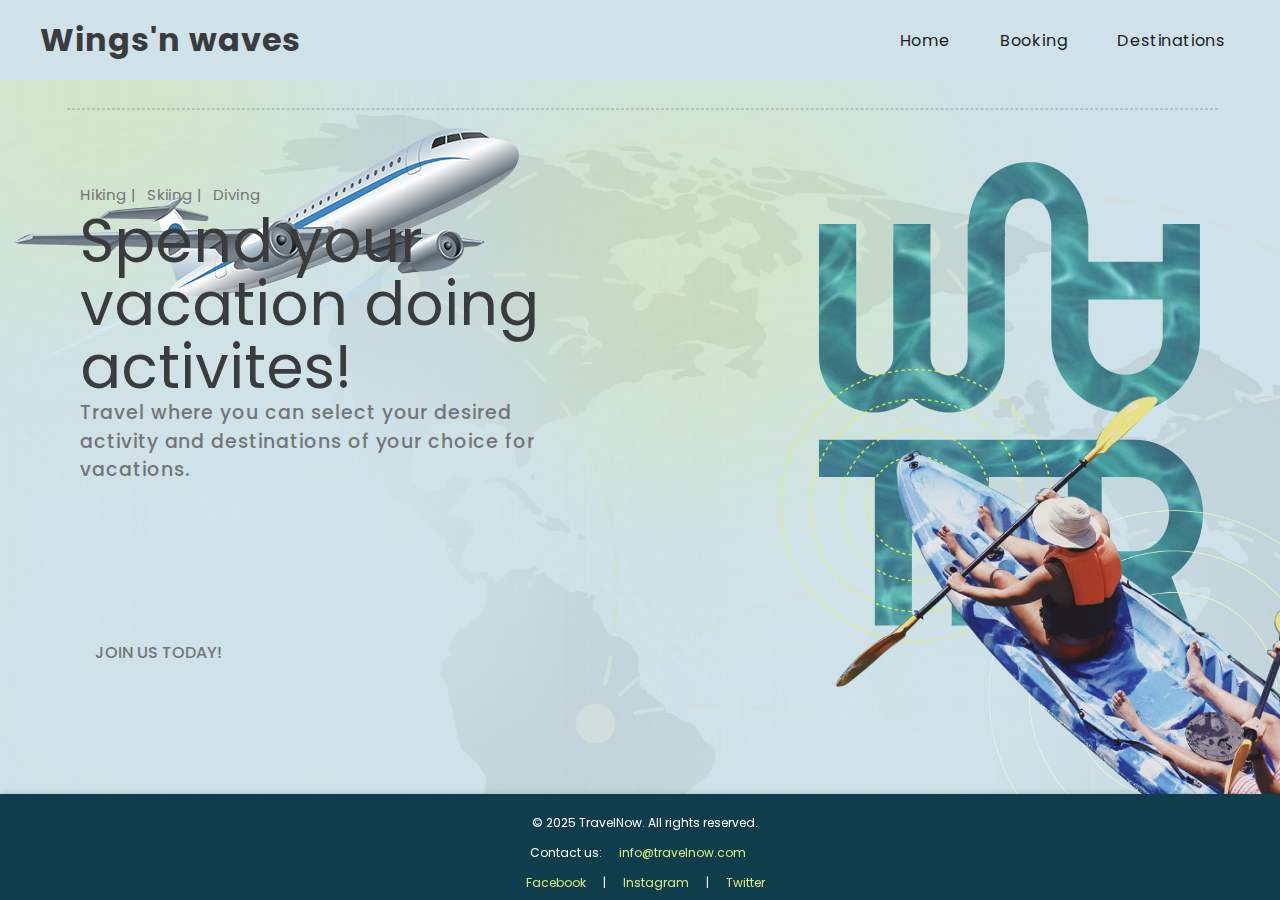
<file: index.html>
<!DOCTYPE html>
<html lang="en">

<head>
  <meta charset="UTF-8">
  <link rel="stylesheet" href="main.css">
  <title>Explore your world</title>
  <link href="https://fonts.googleapis.com/css2?family=Poppins:wght@700&display=swap" rel="stylesheet">

</head>

<body>
  
</div>
  <div class="frame">
    <img src="map.svg" alt="" class="worldMap">

    <wrapper-for-bgShadow>
      <div class="shadowCircle circle1"></div>
      <div class="shadowCircle circle2"></div>
      <div class="shadowCircle circle3"></div>
      <div class="shadowCircle circle4"></div>
    </wrapper-for-bgShadow>

<!-- Nb -->
<nav class="navbar">
  <div class="logo">Wings'n waves</div>
  <ul class="navItems">
     <li><a class="item" href="index.html">Home</a></li>
    <li><a class="item" href="booking.html">Booking</a></li>
    <li><a class="item" href="destination.html">Destinations</a></li>
  </ul>
</nav>
<!-- Nb-->

    </div>
    <div class="separator"></div>
    <img src="water.svg" alt="" class="water">
    <img src="boat.png" alt="" class="boat">
    
  <div>
    <img src="air2.png" alt="Airplane" id="airplane">
  </div>
    <div class="headingWrapper">
      <div class="actions">
        <div class="action">Hiking |</div>
        <div class="action">Skiing |</div>
        <div class="action">Diving</div>
      </div>
      <div class="heading">Spend your vacation doing activites!</div>
      <div class="details">
        Travel where you can select your desired activity and destinations of your choice for vacations.
      </div>
    </div>

<a href="booking.html" class="activity" style="display: inline-block; cursor: pointer;">
  Join Us Today!
</a>

    <footer class="footer">
  <div class="footer-content">
    <p>&copy; 2025 TravelNow. All rights reserved.</p>
    <p>Contact us: <a href="mailto:info@travelnow.com">info@travelnow.com</a></p>
    <div class="social-links">
      <a href="#" target="_blank">Facebook</a> |
      <a href="#" target="_blank">Instagram</a> |
      <a href="#" target="_blank">Twitter</a>
    </div>
  </div>
</footer>



</body>

</html>
</file>
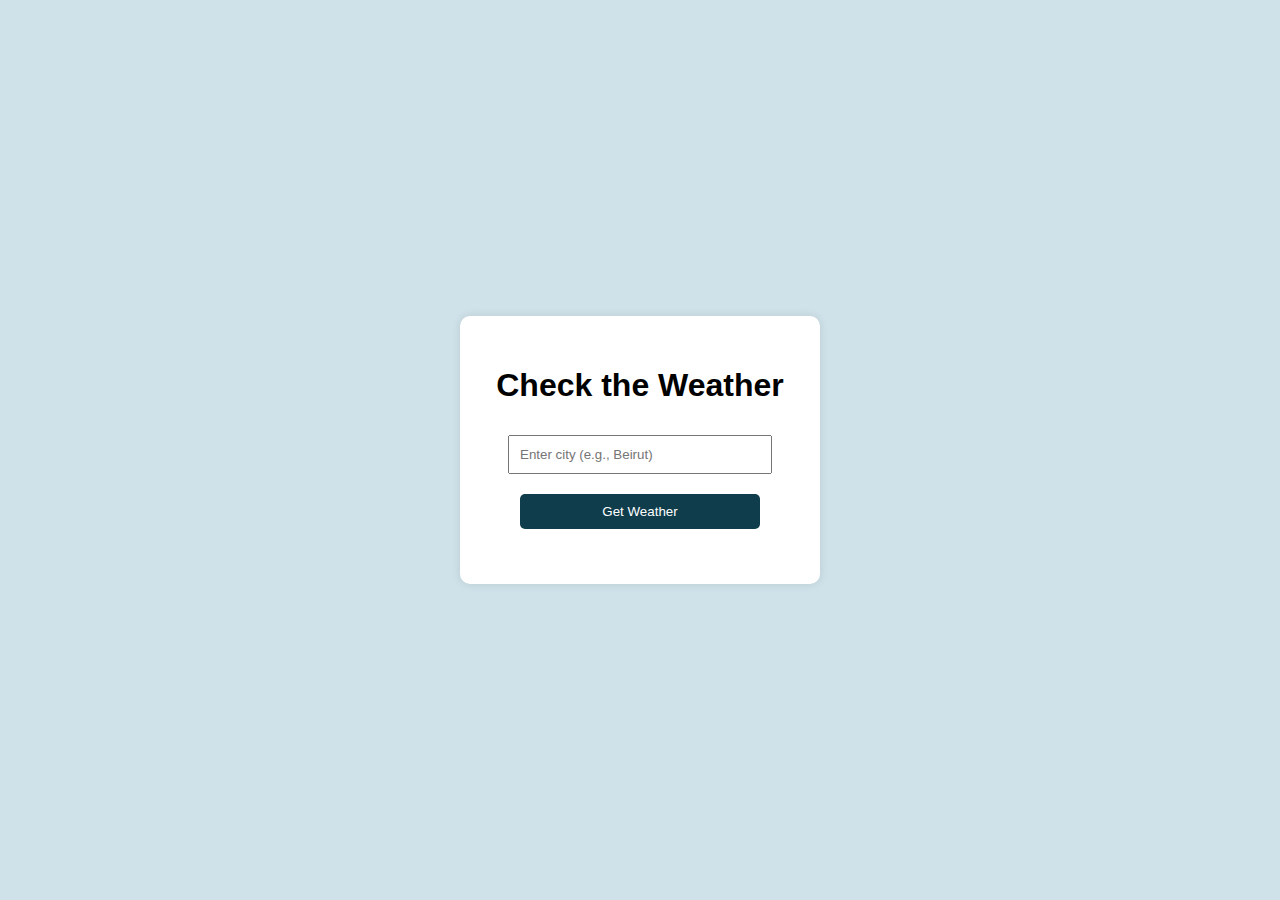
<file: api.html>
<!DOCTYPE html>
<html lang="en">
<head>
  <meta charset="UTF-8" />
  <title>Simple Weather</title>
  <link rel="stylesheet" href="api.css" />
</head>
<body>
  <div class="container">
    <h1>Check the Weather</h1>
    <input type="text" id="city" placeholder="Enter city (e.g., Beirut)" />
    <button id="get-weather-btn">Get Weather</button>
    <div id="result"></div>
  </div>

  <script src="api.js"></script>
</body>
</html>
</file>
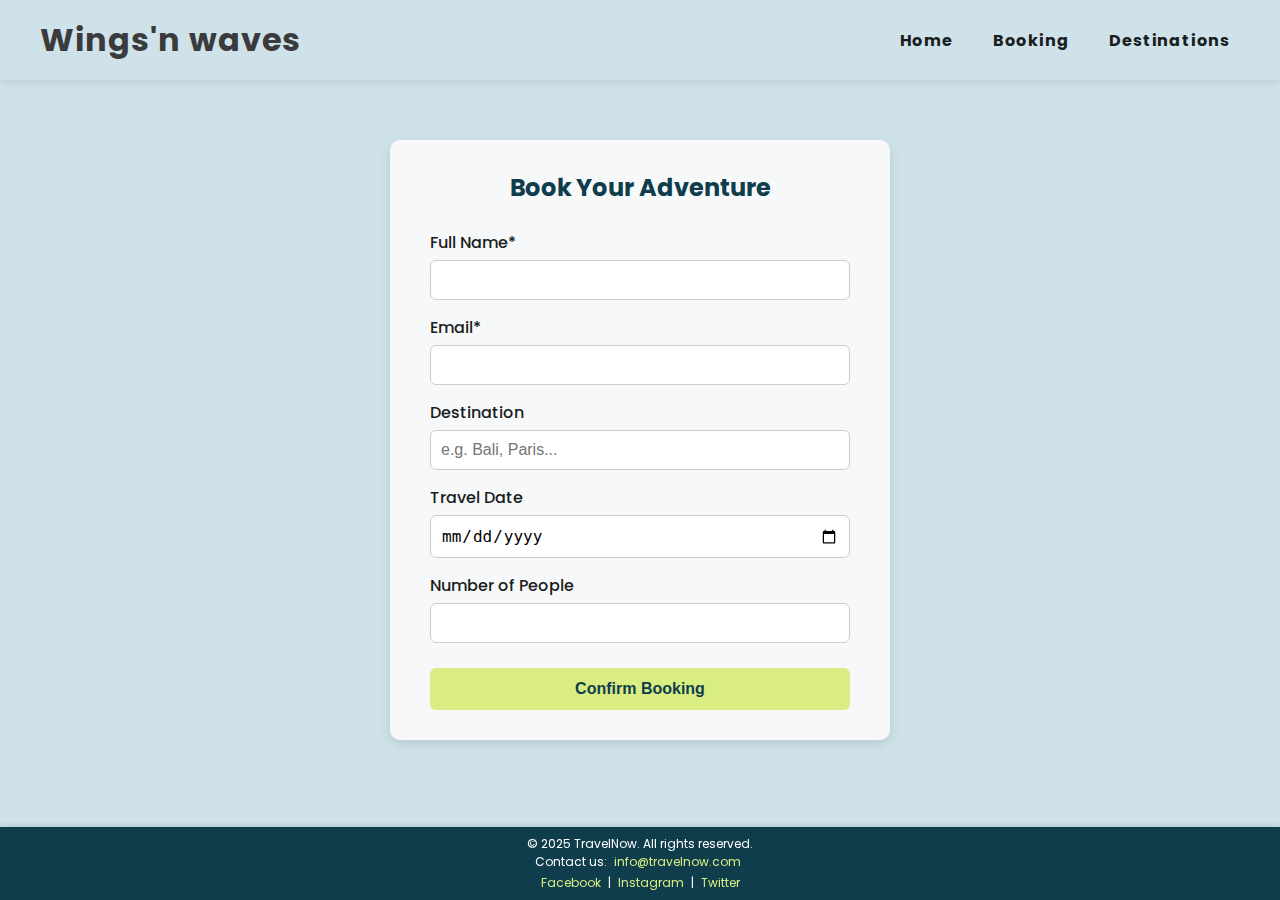
<file: booking.html>
<!DOCTYPE html>
<html lang="en">
<head>
  <meta charset="UTF-8" />
  <meta name="viewport" content="width=device-width, initial-scale=1.0"/>
  <title>Book Your Trip</title>
  <link rel="stylesheet" href="booking.css" />
</head>
<body>

  <nav class="navbar">
    <div class="logo">
      <a href="index.html" style="text-decoration: none; color: inherit;">Wings'n waves</a>
    </div>
    <ul class="navItems">
      <li><a class="item" href="index.html">Home</a></li>
      <li><a class="item" href="booking.html">Booking</a></li>
      <li><a class="item" href="destination.html">Destinations</a></li>
    </ul>
  </nav>

  <div class="container">
    <h2>Book Your Adventure</h2>
    <form class="booking-form">
      <label for="name">Full Name*</label>
      <input type="text" id="name" name="name" required />

      <label for="email">Email*</label>
      <input type="email" id="email" name="email" required />

      <label for="destination">Destination</label>
      <input type="text" id="destination" name="destination" placeholder="e.g. Bali, Paris..." required />

      <label for="date">Travel Date</label>
      <input type="date" id="date" name="date" required />

      <label for="people">Number of People</label>
      <input type="number" id="people" name="people" min="1" required />

      <button type="submit">Confirm Booking</button>
    </form>
  </div>

  <footer class="footer">
    <div class="footer-content">
      <p>&copy; 2025 TravelNow. All rights reserved.</p>
      <p>Contact us: <a href="mailto:info@travelnow.com">info@travelnow.com</a></p>
      <div class="social-links">
        <a href="#" target="_blank">Facebook</a> |
        <a href="#" target="_blank">Instagram</a> |
        <a href="#" target="_blank">Twitter</a>
      </div>
    </div>
  </footer>

</body>
</html>
</file>
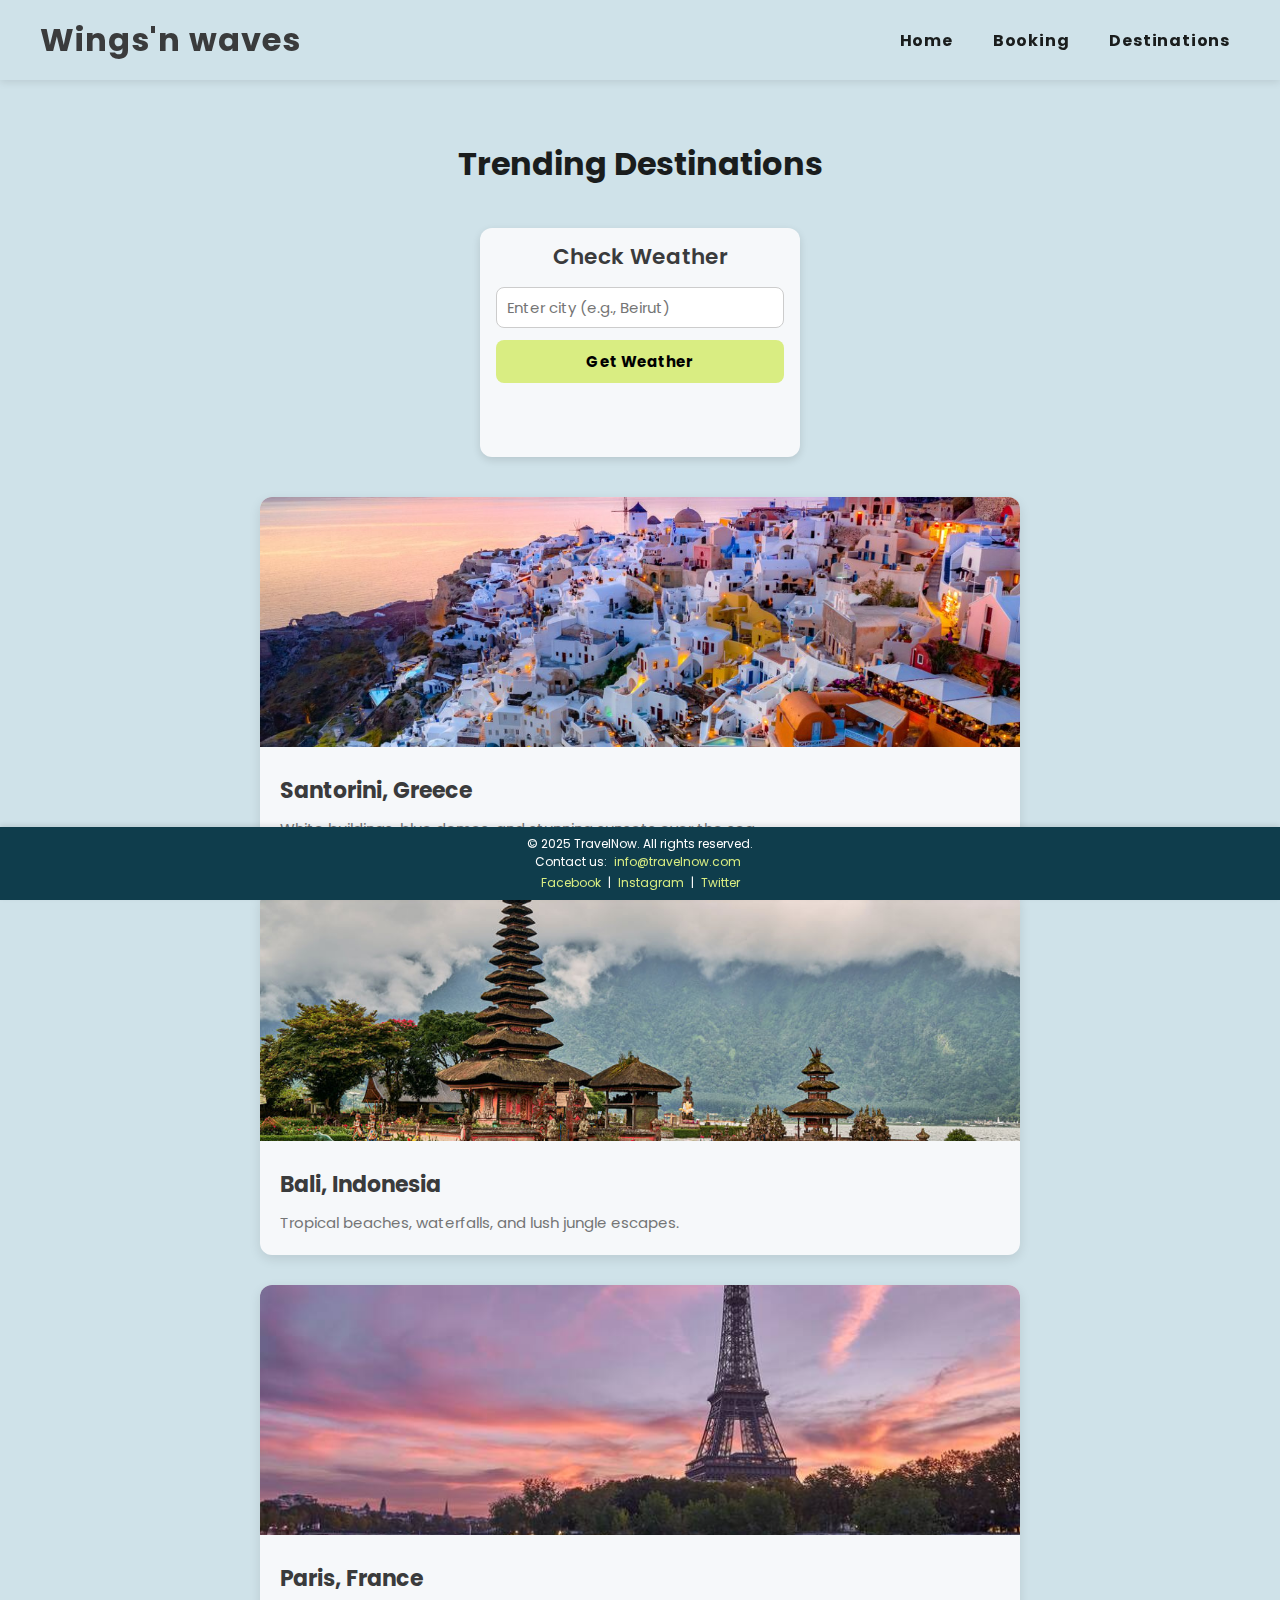
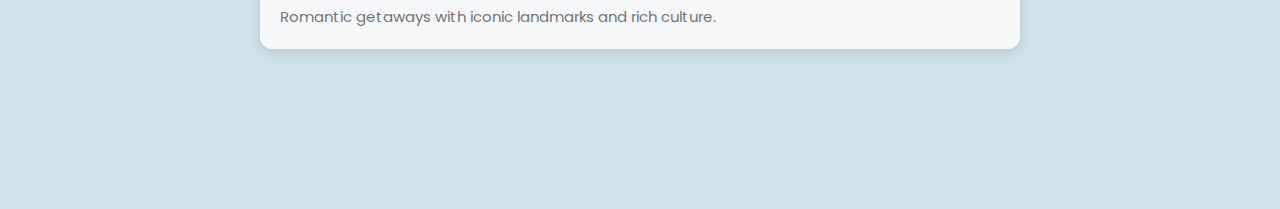
<file: destination.html>
<!DOCTYPE html>
<html lang="en">
<head>
  <meta charset="UTF-8" />
  <meta name="viewport" content="width=device-width, initial-scale=1" />
  <title>Trending Destinations</title>
  <link rel="stylesheet" href="destination.css" />
  <style>
    /* Weather section styling */
    #weather-section {
      max-width: 320px;
      margin: 20px auto 40px auto;
      padding: 12px 16px;
      background-color: #F6F8FA;
      border-radius: 12px;
      box-shadow: 0 3px 8px rgba(0,0,0,0.12);
      font-family: 'Poppins', sans-serif;
      text-align: center;
      color: #3A3B3C;
    }
    #weather-section h3 {
      margin-bottom: 14px;
      font-size: 1.35rem;
      font-weight: 600;
      letter-spacing: 0.03em;
    }
    #city {
      width: 100%;
      padding: 8px 10px;
      font-size: 15px;
      border: 1.5px solid #ccc;
      border-radius: 8px;
      margin-bottom: 12px;
      box-sizing: border-box;
      transition: border-color 0.3s ease;
    }
    #city:focus {
      outline: none;
      border-color: #a8cf45;
      box-shadow: 0 0 8px rgba(168, 207, 69, 0.4);
    }
    #get-weather-btn {
      width: 100%;
      padding: 10px 0;
      background-color: #D9ED82;
      border: none;
      border-radius: 8px;
      font-weight: 700;
      font-size: 15px;
      cursor: pointer;
      transition: background-color 0.3s ease;
      letter-spacing: 0.02em;
    }
    #get-weather-btn:hover {
      background-color: #c0db6b;
    }
    #result {
      margin-top: 10px;
      font-size: 15px;
      min-height: 52px;
      line-height: 1.4;
    }
    #result.error {
      color: #D32F2F;
      font-weight: 700;
    }
  </style>
</head>
<body>

  <!-- Sticky Navbar -->
  <nav class="navbar">
    <div class="logo">
      <a href="index.html" style="text-decoration: none; color: inherit;">Wings'n waves</a>
    </div>
    <ul class="navItems">
      <li><a class="item" href="index.html">Home</a></li>
      <li><a class="item" href="booking.html">Booking</a></li>
      <li><a class="item" href="destination.html">Destinations</a></li>
    </ul>
  </nav>

  <main class="destination-list">
    <h2>Trending Destinations</h2>

    <section id="weather-section">
      <h3>Check Weather</h3>
      <input type="text" id="city" placeholder="Enter city (e.g., Beirut)" />
      <button id="get-weather-btn">Get Weather</button>
      <div id="result"></div>
    </section>

    <div class="destination-item">
      <img src="santorini.jpg" alt="Santorini, Greece" />
      <div class="info">
        <h3>Santorini, Greece</h3>
        <p>White buildings, blue domes, and stunning sunsets over the sea.</p>
      </div>
    </div>

    <div class="destination-item">
      <img src="bali.jpg" alt="Bali, Indonesia" />
      <div class="info">
        <h3>Bali, Indonesia</h3>
        <p>Tropical beaches, waterfalls, and lush jungle escapes.</p>
      </div>
    </div>

    <div class="destination-item">
      <img src="paris.jpg" alt="Paris, France" />
      <div class="info">
        <h3>Paris, France</h3>
        <p>Romantic getaways with iconic landmarks and rich culture.</p>
      </div>
    </div>
  </main>

  <footer class="footer">
    <div class="footer-content">
      <p>&copy; 2025 TravelNow. All rights reserved.</p>
      <p>Contact us: <a href="mailto:info@travelnow.com">info@travelnow.com</a></p>
      <div class="social-links">
        <a href="#" target="_blank">Facebook</a> |
        <a href="#" target="_blank">Instagram</a> |
        <a href="#" target="_blank">Twitter</a>
      </div>
    </div>
  </footer>

  <script src="api.js"></script>

</body>
</html>
</file>
<file: main.css>
@import url("https://fonts.googleapis.com/css2?family=Poppins:wght@600&display=swap");

body {
  background: #CFE2E9;
  margin: 0;
  padding: 0;
  padding-bottom: 100px; /* Space for fixed footer */
  font-family: "Poppins";
  font-size: 17px;
}

a {
  text-decoration: none !important;
  padding: 10px;
  margin-right: 5px;
  margin-left: 5px;
}

a:hover {
  background: #D9ED82;
  border-radius: 5px;
  transform: scale(1.05);
}

a:active {
  background: #D9ED82;
  border-radius: 5px;
}

.frame {
  width: 100%;
  height: 100%;
  background: #F6F8FA;
  overflow: hidden;
}

.separator {
  position: absolute;
  width: 89.8%;
  height: 0px;
  left: 5.2%;
  top: 12%;
  opacity: 0.4;
  border: 1px dashed #81949D;
}

.navbar {
  display: flex;
  justify-content: space-between;
  align-items: center;
  padding: 0 40px;
  position: sticky;
  top: 0;
  background: #CFE2E9;
  z-index: 999;
  height: 80px;
  font-family: 'Poppins', sans-serif;
  box-shadow: 0 2px 8px rgba(0, 0, 0, 0.1);
}


.logo {
  font-size: 32px;  /* Match main page */
  font-weight: 700;
  color: #3A3B3C;
  letter-spacing: 1px;
  display: flex;
  align-items: center;
  gap: 8px;
  height: 52px;
}
.navItems {
  display: flex;
  align-items: center;
  gap: 20px;
  list-style: none;
}

.item {
  font-size: 16px;
  color: #1a1d1d;
  padding: 10px;
  transition: all 0.2s ease;
  display: flex;
  align-items: center;
  letter-spacing: 0.05em;
}

.item:hover {
  background: #D9ED82;
  border-radius: 5px;
  transform: scale(1.05);
}

.headingWrapper {
  display: flex;
  flex-direction: column;
  align-items: flex-start;
  position: absolute;
  width: 40%;
  height: 45%;
  left: 80px;
  top: 20%;
}

.actions {
  display: flex;
  gap: 10px;
  height: 30px;
}

.action {
  font-size: 15px;
  letter-spacing: 0.05em;
  color: #747576;
  font-family: 'Poppins';
  height: 40px;
  line-height: 30px;
}

.heading {
  font-size: 60px;
  line-height: 105%;
  color: #3A3B3C;
  font-family: 'Poppins';
}

.details {
  font-size: 19px;
  line-height: 150%;
  letter-spacing: 0.05em;
  color: #747576;
  font-weight: 500;
  font-family: 'Poppins';
}

.boat {
  position: absolute;
  width: 500px;
  right: 0;
  bottom: 0;
}

.water {
  position: absolute;
  width: 30%;
  right: 6%;
  top: 18%;
  opacity: 0.9;
}

.worldMap {
  position: absolute;
  width: 100%;
  height: 100%;
  top: 0;
}

.shadowCircle {
  background: #D2E3E8;
  filter: blur(92px);
}

.circle1, .circle2, .circle3, .circle4 {
  position: absolute;
  width: 390.1px;
  height: 390.1px;
  filter: blur(92px);
}

.circle1 {
  left: -88px;
  top: -99px;
  background: rgba(217, 237, 130, 0.3);
}

.circle2 {
  left: 40%;
  top: 8%;
  background: rgba(217, 237, 130, 0.3);
}

.circle3 {
  left: 10%;
  top: 35%;
  background: #CFE2E9;
}

.circle4 {
  left: 60%;
  bottom: 0;
  background: #CFE2E9;
}

.activity {
  position: absolute;
  left: 80px;
  bottom: 25%;
  font-size: 16px;
  text-transform: uppercase;
  color: #747576;
  font-weight: 500;
  font-family: 'Poppins';
}

.activities {
  display: flex;
  gap: 32px;
  position: absolute;
  width: 375px;
  height: 65px;
  left: 78px;
  bottom: 13.5%;
}

#airplane {
  position: absolute;
  top: 0;
  left: 0;
  animation: fly 5s linear infinite;
}

@keyframes fly {
  from {
    transform: translateX(-100%);
  }
  to {
    transform: translateX(180%);
  }
}

#weather-section {
  max-width: 400px;
  margin: 40px auto;
  padding: 20px;
  background: #F6F8FA;
  border-radius: 10px;
  font-family: 'Poppins', sans-serif;
  text-align: center;
}

#city-input {
  padding: 10px;
  width: 70%;
  font-size: 16px;
  margin-bottom: 10px;
}

#get-weather-btn {
  padding: 10px 20px;
  background-color: #D9ED82;
  border: none;
  cursor: pointer;
  font-weight: bold;
  transition: background-color 0.3s ease;
}

#get-weather-btn:hover {
  background-color: #c0db6b;
}

#weather-result {
  margin-top: 15px;
  font-size: 16px;
  color: #3A3B3C;
}

.footer {
  position: fixed;
  bottom: 0;
  left: 0;
  width: 100%;
  background-color: #0F3D4C;
  color: #fff;
  text-align: center;
  padding: 8px 5px; /* reduced from 15px 10px */
  font-family: 'Poppins', sans-serif;
  font-size: 12px; /* reduced from 14px */
  z-index: 10000;
  box-shadow: 0 -2px 5px rgba(0, 0, 0, 0.1);
}

.footer a {
  color: #D9ED82;
  text-decoration: none;
  margin: 0 4px;
  transition: color 0.3s ease;
  font-size: 12px; /* optional: to match text size */
}

.footer a:hover {
  color: #ffffff;
}

.social-links {
  margin-top: 3px; /* reduced from 5px */
}
</file>
<file: api.css>
body {
  background-color: #CFE2E9;
  font-family: 'Poppins', sans-serif;
  display: flex;
  justify-content: center;
  align-items: center;
  height: 100vh;
  margin: 0;
}

.container {
  background: #fff;
  padding: 30px;
  border-radius: 10px;
  box-shadow: 0 0 10px rgba(0, 0, 0, 0.1);
  text-align: center;
  width: 300px;
}

input, button {
  width: 80%;
  padding: 10px;
  margin: 10px 0;
}

button {
  background-color: #0F3D4C;
  color: #fff;
  border: none;
  cursor: pointer;
  border-radius: 5px;
}

button:hover {
  background-color: #D9ED82;
  color: black;
}

#result {
  margin-top: 15px;
  font-size: 16px;
}
</file>
<file: booking.css>
@import url('https://fonts.googleapis.com/css2?family=Poppins&display=swap');

* {
  margin: 0;
  padding: 0;
  box-sizing: border-box;
}

body {
  font-family: 'Poppins', sans-serif;
  background-color: #CFE2E9;
  color: #1a1d1d;
}

/* Navbar Styling */
.navbar {
  display: flex;
  justify-content: space-between;
  align-items: center;
  padding: 0 40px;
  position: sticky;
  top: 0;
  background: #CFE2E9;
  z-index: 999;
  height: 80px;
  font-family: 'Poppins', sans-serif;
  box-shadow: 0 2px 8px rgba(0, 0, 0, 0.1);
}

.logo {
  font-size: 32px;  /* Match main page */
  font-weight: 700;
  color: #3A3B3C;
  letter-spacing: 1px;
  display: flex;
  align-items: center;
  gap: 8px;
  height: 52px;
}

.navItems {
  display: flex;
  align-items: center;
  gap: 20px;
  list-style: none;
}

/* Navbar link style */
.item {
  font-size: 16px;
  font-weight: 700;         /* Make it bold */
  color: #1a1d1d;
  padding: 10px;
  transition: all 0.2s ease;
  display: flex;
  align-items: center;
  letter-spacing: 0.05em;
  border-radius: 5px;
  cursor: pointer;
  text-decoration: none;    /* Remove underline */
}

.item:hover {
  background: #D9ED82;
  transform: scale(1.05);
}


/* Booking Form */
.container {
  max-width: 500px;
  margin: 60px auto;
  background: #F6F8FA;
  padding: 30px 40px;
  border-radius: 10px;
  box-shadow: 0 4px 12px rgba(0,0,0,0.1);
}

.container h2 {
  text-align: center;
  margin-bottom: 25px;
  color: #0F3D4C;
}

.booking-form label {
  display: block;
  margin-top: 15px;
  margin-bottom: 5px;
  font-weight: 500;
}

.booking-form input {
  width: 100%;
  padding: 10px;
  border: 1px solid #ccc;
  border-radius: 6px;
  font-size: 1rem;
}

.booking-form button {
  margin-top: 25px;
  width: 100%;
  padding: 12px;
  background-color: #D9ED82;
  border: none;
  border-radius: 6px;
  font-weight: bold;
  color: #0F3D4C;
  cursor: pointer;
  font-size: 1rem;
  transition: background 0.3s;
}

.booking-form button:hover {
  background-color: #c1d962;
}

.footer {
  position: fixed;
  bottom: 0;
  left: 0;
  width: 100%;
  background-color: #0F3D4C;
  color: #fff;
  text-align: center;
  padding: 8px 5px;
  font-family: 'Poppins', sans-serif;
  font-size: 12px;
  z-index: 10000;
  box-shadow: 0 -2px 5px rgba(0, 0, 0, 0.1);
}

.footer a {
  color: #D9ED82;
  text-decoration: none;
  margin: 0 4px;
  transition: color 0.3s ease;
  font-size: 12px;
}

.footer a:hover {
  color: #ffffff;
}

.social-links {
  margin-top: 3px;
}
</file>
<file: destination.css>
@import url('https://fonts.googleapis.com/css2?family=Poppins&display=swap');

* {
  margin: 0;
  padding: 0;
  box-sizing: border-box;
  font-family: 'Poppins', sans-serif;
}

body {
  background-color: #CFE2E9;
  font-size: 17px;
  padding-bottom: 100px; /* Reserve space for sticky footer */
}


 
 .navbar {
  display: flex;
  justify-content: space-between;
  align-items: center;
  padding: 0 40px;
  position: sticky;
  top: 0;
  background: #CFE2E9;
  z-index: 999;
  height: 80px;
  font-family: 'Poppins', sans-serif;
  box-shadow: 0 2px 8px rgba(0, 0, 0, 0.1);
}

.logo {
  font-size: 32px;  /* Match main page */
  font-weight: 700;
  color: #3A3B3C;
  letter-spacing: 1px;
  display: flex;
  align-items: center;
  gap: 8px;
  height: 52px;
}

.navItems {
  display: flex;
  align-items: center;
  gap: 20px;
  list-style: none;
}

/* Navbar link style */
.item {
  font-size: 16px;
  font-weight: 700;         /* Make it bold */
  color: #1a1d1d;
  padding: 10px;
  transition: all 0.2s ease;
  display: flex;
  align-items: center;
  letter-spacing: 0.05em;
  border-radius: 5px;
  cursor: pointer;
  text-decoration: none;    /* Remove underline */
}

.item:hover {
  background: #D9ED82;
  transform: scale(1.05);
}


/* Destination List */
.destination-list {
  max-width: 800px;
  margin: 60px auto;
  padding: 0 20px;
}

.destination-list h2 {
  text-align: center;
  margin-bottom: 40px;
  font-size: 2rem;
  color: #1a1d1d;
}

.destination-item {
  background: #F6F8FA;
  border-radius: 12px;
  box-shadow: 0 4px 12px rgba(0,0,0,0.1);
  overflow: hidden;
  margin-bottom: 30px;
}

.destination-item img {
  width: 100%;
  height: 250px;
  object-fit: cover;
}

.destination-item .info {
  padding: 20px;
}

.destination-item .info h3 {
  font-size: 22px;
  color: #3A3B3C;
  margin-bottom: 10px;
}

.destination-item .info p {
  color: #747576;
  font-size: 15px;
  line-height: 1.6;
}

.footer {
  position: fixed;
  bottom: 0;
  left: 0;
  width: 100%;
  background-color: #0F3D4C;
  color: #fff;
  text-align: center;
  padding: 8px 5px; /* reduced from 15px 10px */
  font-family: 'Poppins', sans-serif;
  font-size: 12px; /* reduced from 14px */
  z-index: 10000;
  box-shadow: 0 -2px 5px rgba(0, 0, 0, 0.1);
}

.footer a {
  color: #D9ED82;
  text-decoration: none;
  margin: 0 4px;
  transition: color 0.3s ease;
  font-size: 12px; /* optional: to match text size */
}

.footer a:hover {
  color: #ffffff;
}

.social-links {
  margin-top: 3px; /* reduced from 5px */
}
</file>
